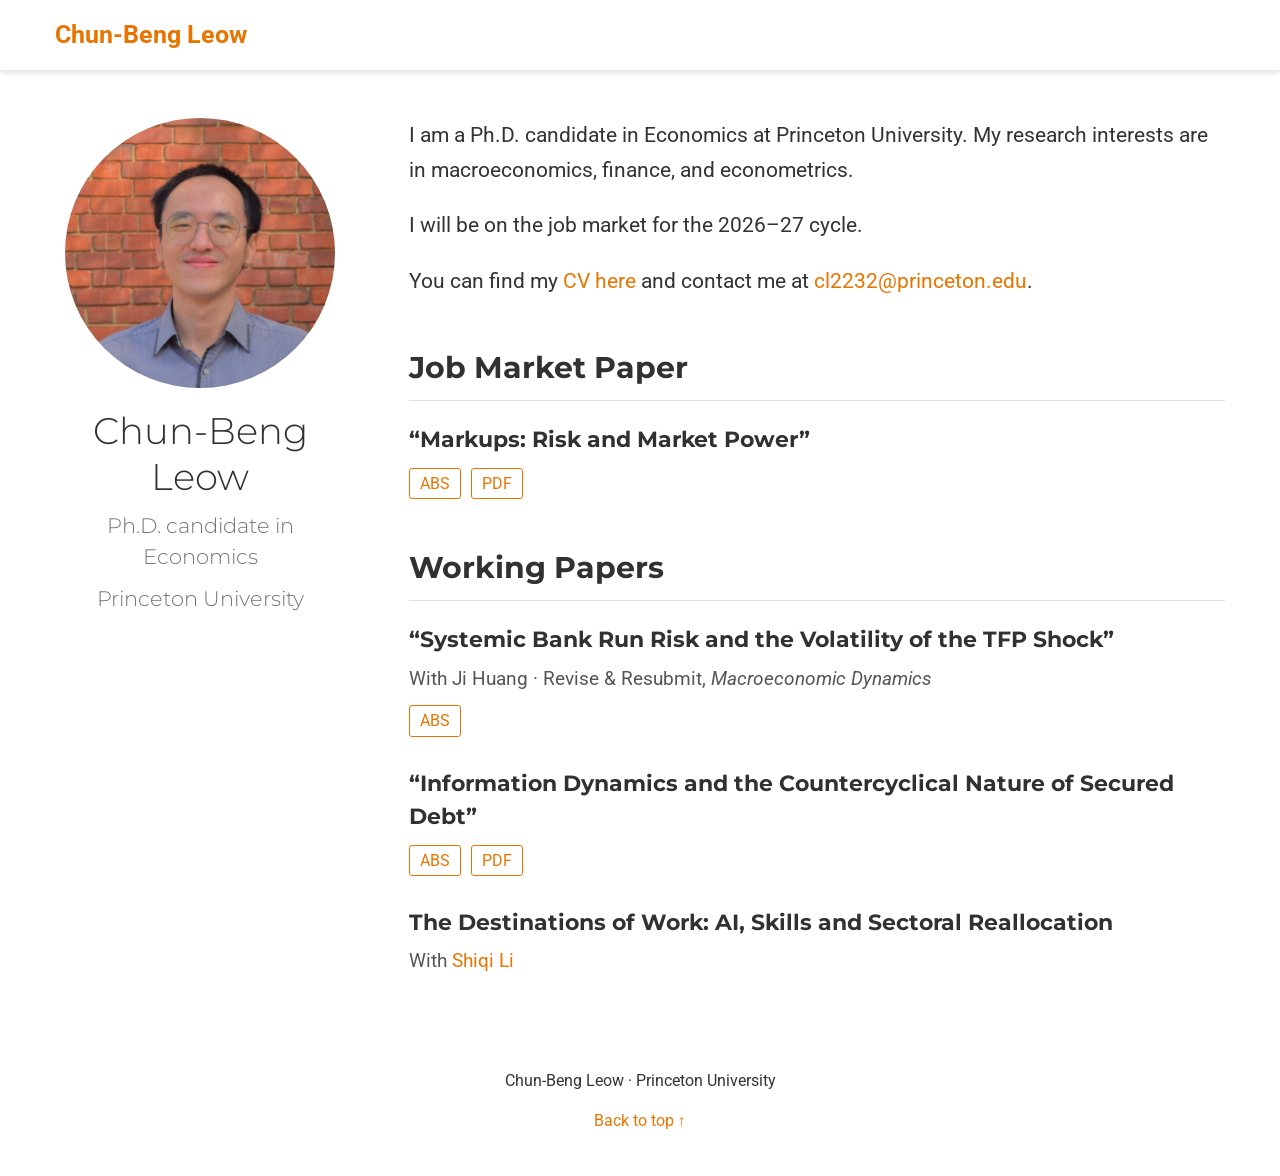
<file: index.html>
<!doctype html>
<html lang="en">
<head>
  <meta charset="utf-8">
  <meta name="viewport" content="width=device-width, initial-scale=1">
  <meta name="description" content="Chun-Beng Leow, Ph.D. candidate in Economics at Princeton University. Research in macroeconomics, finance, and econometrics.">
  <meta name="author" content="Chun-Beng Leow">
  <meta name="theme-color" content="#ffffff">
  <meta property="og:title" content="Chun-Beng Leow">
  <meta property="og:description" content="Ph.D. candidate in Economics at Princeton University. Research in macroeconomics, finance, and econometrics.">
  <meta property="og:type" content="website">
  <title>Chun-Beng Leow</title>
  <link rel="preconnect" href="https://fonts.googleapis.com">
  <link rel="preconnect" href="https://fonts.gstatic.com" crossorigin>
  <link href="https://fonts.googleapis.com/css?family=Montserrat:400,700%7CRoboto:400,400italic,700&display=swap" rel="stylesheet">
  <link rel="stylesheet" href="assets/academic.css">
  <link rel="stylesheet" href="styles.css">
  <script src="site.js" defer></script>
</head>
<body id="top">
  <a class="skip-link" href="#main">Skip to content</a>
  <header>
    <nav class="navbar navbar-expand-lg navbar-light" id="navbar-main" aria-label="Main navigation">
      <div class="container">
        <a class="navbar-brand" href="#about">Chun-Beng Leow</a>
      </div>
    </nav>
  </header>

  <main id="main" class="container site-layout">
    <aside class="profile-sidebar" aria-labelledby="profile-name">
      <div id="profile">
        <div class="avatar avatar-circle profile-photo">
          <img src="ChunBengLeow.jpg" alt="Chun-Beng Leow" width="1280" height="1701" fetchpriority="high" decoding="async">
        </div>
        <div class="portrait-title">
          <h1 id="profile-name">Chun-Beng Leow</h1>
          <h3>Ph.D. candidate in Economics</h3>
          <h3>Princeton University</h3>
        </div>
      </div>
    </aside>

    <div class="main-content">
      <section id="about" class="content-section biography" aria-label="Biography">
        <p>I am a Ph.D. candidate in Economics at Princeton University. My research interests are in macroeconomics, finance, and econometrics.</p>
        <p>I will be on the job market for the 2026–27 cycle.</p>
        <p>You can find my <a href="files/CV_ChunBengLeow.pdf">CV here</a> and contact me at <a href="mailto:cl2232@princeton.edu">cl2232@princeton.edu</a>.</p>
      </section>

      <section id="research" class="content-section" aria-labelledby="research-heading">
        <h2 class="section-title" id="research-heading">Job Market Paper</h2>
        <article class="paper-entry">
          <h3 class="article-title">“Markups: Risk and Market Power”</h3>
          <div class="paper-actions">
            <button class="paper-abs" type="button" aria-expanded="false" aria-controls="abstract-jmp">ABS</button>
            <a class="paper-pdf" href="files/rpm.pdf" target="_blank" rel="noopener" aria-label="View Markups: Risk and Market Power PDF">PDF</a>
          </div>
          <div class="paper-abstract article-style" id="abstract-jmp" hidden>
            <p>I quantify the relative contributions of oligopoly market power and idiosyncratic risk to firm-level markups. I develop a general equilibrium model of granular firms competing in a product network under cost and demand uncertainty, where managers face source-dependent risk penalties. Exploiting a latent factor structure in revenues and profits, I jointly estimate baseline market power and the risk markups for U.S. public firms. I find that idiosyncratic risk accounts for only 4% of aggregate markups, suggesting that it is not the primary driver of markups. Antitrust and competition regulation should remain central to addressing markups.</p>
          </div>
        </article>
      </section>

      <section id="papers" class="content-section" aria-labelledby="papers-heading">
        <h2 class="section-title" id="papers-heading">Working Papers</h2>
        <article class="paper-entry">
          <h3 class="article-title">“Systemic Bank Run Risk and the Volatility of the TFP Shock”</h3>
          <p class="paper-coauthors">With Ji Huang · Revise &amp; Resubmit, <em>Macroeconomic Dynamics</em></p>
          <div class="paper-actions">
            <button class="paper-abs" type="button" aria-expanded="false" aria-controls="abstract-bank-run">ABS</button>
          </div>
          <div class="paper-abstract article-style" id="abstract-bank-run" hidden>
            <p>We study how productivity volatility affects systemic bank runs through leverage, fire sales, and post-crisis rebuilding in a continuous-time version of Gertler and Kiyotaki (2015). Higher volatility can strengthen creditor protection by reducing leverage but weaken it by depressing liquidation values when less efficient households absorb bank assets. Under the stated strategy selection rule, stationary average run intensity follows an inverted U over the solved volatility range. An exact decomposition attributes the rising branch mainly to changes in state visitation and the falling branch to deleveraging, despite offsetting fire-sale effects. An analytical illustration shows how this stationary hump can arise even when conditional run intensity is nonincreasing in volatility.</p>
          </div>
        </article>
        <article class="paper-entry">
          <h3 class="article-title">“Information Dynamics and the Countercyclical Nature of Secured Debt”</h3>
          <div class="paper-actions">
            <button class="paper-abs" type="button" aria-expanded="false" aria-controls="abstract-info-secured">ABS</button>
            <a class="paper-pdf" href="files/info_secured.pdf" target="_blank" rel="noopener" aria-label="View Information Dynamics and the Countercyclical Nature of Secured Debt PDF">PDF</a>
          </div>
          <div class="paper-abstract article-style" id="abstract-info-secured" hidden>
            <p>The countercyclical behavior of secured debt, a well-documented phenomenon, has raised questions about its underlying mechanisms. This paper shows that the countercyclical nature of secured debt arises in an environment with information frictions. Unsecured debt necessitates costly firm monitoring, and such action requires expertise. When the quality of collateral drops, high demand for monitoring pushes up the cost of such services and renders unsecured debt unprofitable. In response, firms switch to secured debt with active screening that is less costly. We show that the proportion of secured debt in the economy serves as an indicator of whether there is excess or insufficient information acquisition.</p>
          </div>
        </article>
        <article class="paper-entry">
          <h3 class="article-title">The Destinations of Work: AI, Skills and Sectoral Reallocation</h3>
          <p class="paper-coauthors">With <a href="https://jackshiqili.github.io/" target="_blank" rel="noopener">Shiqi Li</a></p>
        </article>
      </section>
    </div>
  </main>
  <footer class="site-footer"><div class="container"><p>Chun-Beng Leow · Princeton University</p><a href="#top" class="back-to-top">Back to top ↑</a></div></footer>
</body>
</html>
</file>
<file: styles.css>
/* Small adaptations of the supplied Hugo Academic template. */
:root { --brand-orange: #E77500; }
a, a:hover, a:focus { color: var(--brand-orange); }
#navbar-main .navbar-brand, #navbar-main .navbar-nav .nav-link { color: var(--brand-orange); }
#navbar-main .navbar-nav .nav-link.active { color: var(--brand-orange) !important; }
html { scroll-behavior: smooth; scroll-padding-top: 88px; }
body { overflow-wrap: break-word; }
.site-layout { display: grid; grid-template-columns: 290px minmax(0, 1fr); gap: 64px; align-items: start; padding-top: 48px; padding-bottom: 40px; }
.profile-sidebar { position: sticky; top: 100px; }
#profile { padding: 0; }
.main-content { min-width: 0; }
.content-section { margin-bottom: 48px; }
.content-section:last-child { margin-bottom: 0; }
.section-title { margin: 0 0 22px; padding-bottom: 12px; border-bottom: 1px solid #d9dfe4; font-size: 1.45rem; font-weight: 700; line-height: 1.35; }
.portrait-title h1 { font-size: 1.75em; font-weight: 300; margin: 20px 0 10px; }
.portrait-title h3 { font-size: 1rem; line-height: 1.5; }
.university-link { display: inline-flex; align-items: center; gap: 8px; }
.university-logo { width: 28px; height: 36px; flex: 0 0 28px; object-fit: contain; }
.profile-photo { overflow: hidden; background: #eef0f3; }
.profile-photo img { width: 100%; height: 100%; object-fit: cover; object-position: 50% 70%; transform: scale(1.15); transform-origin: 50% 60%; }
.profile-icon { width: 1.7rem; height: 1.7rem; display: block; }
.network-icon { display: flex; justify-content: center; align-items: center; gap: 16px; padding: 0; }
.network-icon li { display: block; margin: 0; }
.network-icon a { display: flex; align-items: center; justify-content: center; min-width: 44px; min-height: 44px; }
.cv-icon { font-size: 1.45rem; font-weight: 700; line-height: 1; }
.profile-details { margin-top: 30px; }
.education-list { list-style: none; padding: 0; font-size: .9rem; }
.education-list li { display: flex; gap: 10px; margin-bottom: 12px; }
.education-icon { width: 25px; height: 25px; flex: 0 0 25px; margin-top: 4px; }
.education-list p { margin: 0; }
.education-list .institution { color: #666; font-size: .75rem; line-height: 1.5; }
.paper-entry + .paper-entry { margin-top: 30px; }
.paper-entry .article-title { margin: 0 0 8px; font-size: 1.05rem; font-weight: 700; line-height: 1.5; }
.paper-coauthors { margin: 0 0 12px; color: #555; font-size: .9rem; line-height: 1.5; }
.paper-entry .article-style { font-size: .95rem; }
.paper-entry .article-style p:last-child { margin-bottom: 0; }
.paper-actions { display: flex; align-items: center; gap: 10px; margin-top: 12px; }
.paper-abstract { margin-top: 16px; }
.paper-abs, .paper-pdf { display: inline-flex; align-items: center; justify-content: center; box-sizing: border-box; margin: 0; padding: 3px 10px; border: 1px solid var(--brand-orange); border-radius: 3px; background: transparent; color: var(--brand-orange); font-family: inherit; font-size: .75rem; font-weight: inherit; line-height: 1.5; text-decoration: none; cursor: pointer; }
.paper-abs:hover, .paper-pdf:hover { background: var(--brand-orange); color: #222; }
.paper-abs:focus-visible, .paper-pdf:focus-visible { outline: 3px solid var(--brand-orange); outline-offset: 4px; }
.course-list { list-style: none; padding: 0; margin: 0 0 36px; font-size: .9rem; }
.course-list li { display: flex; justify-content: space-between; align-items: baseline; gap: 24px; padding: 8px 0; }
.course-list li > span:last-child { white-space: nowrap; color: #666; }
.contact-list { list-style: none; padding: 0; margin: 0; }
.contact-list li { display: flex; align-items: flex-start; gap: 24px; margin-bottom: 28px; }
.contact-list svg { width: 28px; height: 28px; flex: 0 0 28px; margin-top: 4px; }
.contact-list address { font-style: normal; margin: 0; }
.site-navigation { display: flex; flex-direction: row; margin-right: auto; }
.menu-toggle { display: none; border: 0; padding: 10px; background: transparent; color: #34495e; cursor: pointer; }
.site-footer { margin: 0; padding: 40px 0; text-align: center; }
.site-footer p { margin: 0 0 8px; }
.back-to-top { font-size: .75rem; }
.skip-link { position: fixed; top: -100px; left: 16px; z-index: 2000; background: #fff; padding: 12px 20px; }
.skip-link:focus { top: 8px; }
a:focus-visible, button:focus-visible { outline: 3px solid var(--brand-orange); outline-offset: 4px; }
@media (max-width: 991.98px) {
  html { scroll-padding-top: 68px; }
  .site-layout { display: block; padding-top: 32px; }
  .profile-sidebar { position: static; margin-bottom: 40px; }
  #navbar-main .container { position: relative; }
  .menu-toggle { display: flex; }
  #navbar-main .site-navigation { position: absolute; top: 100%; left: 0; right: 0; display: flex; flex-direction: column; margin: 0; padding: 8px 24px 16px; background: #fff; box-shadow: 0 6px 10px rgba(0,0,0,.08); }
  .js #navbar-main .site-navigation { display: none; }
  .js #navbar-main .site-navigation.is-open { display: flex; }
  #navbar-main .navbar-brand { margin-right: auto; }
  #navbar-main .nav-link { padding: 10px 0; }
  #profile { padding-top: 0; }
  .section-title { font-size: 1.35rem; }
}
@media (max-width: 575.98px) {
  .container { padding-left: 24px; padding-right: 24px; }
  .profile-details > div + div { margin-top: 20px; }
  .course-list li { gap: 12px; }
  .contact-list li { gap: 16px; }
}
@media (prefers-reduced-motion: reduce) { html { scroll-behavior: auto; } .home-section { animation: none; } }
</file>
